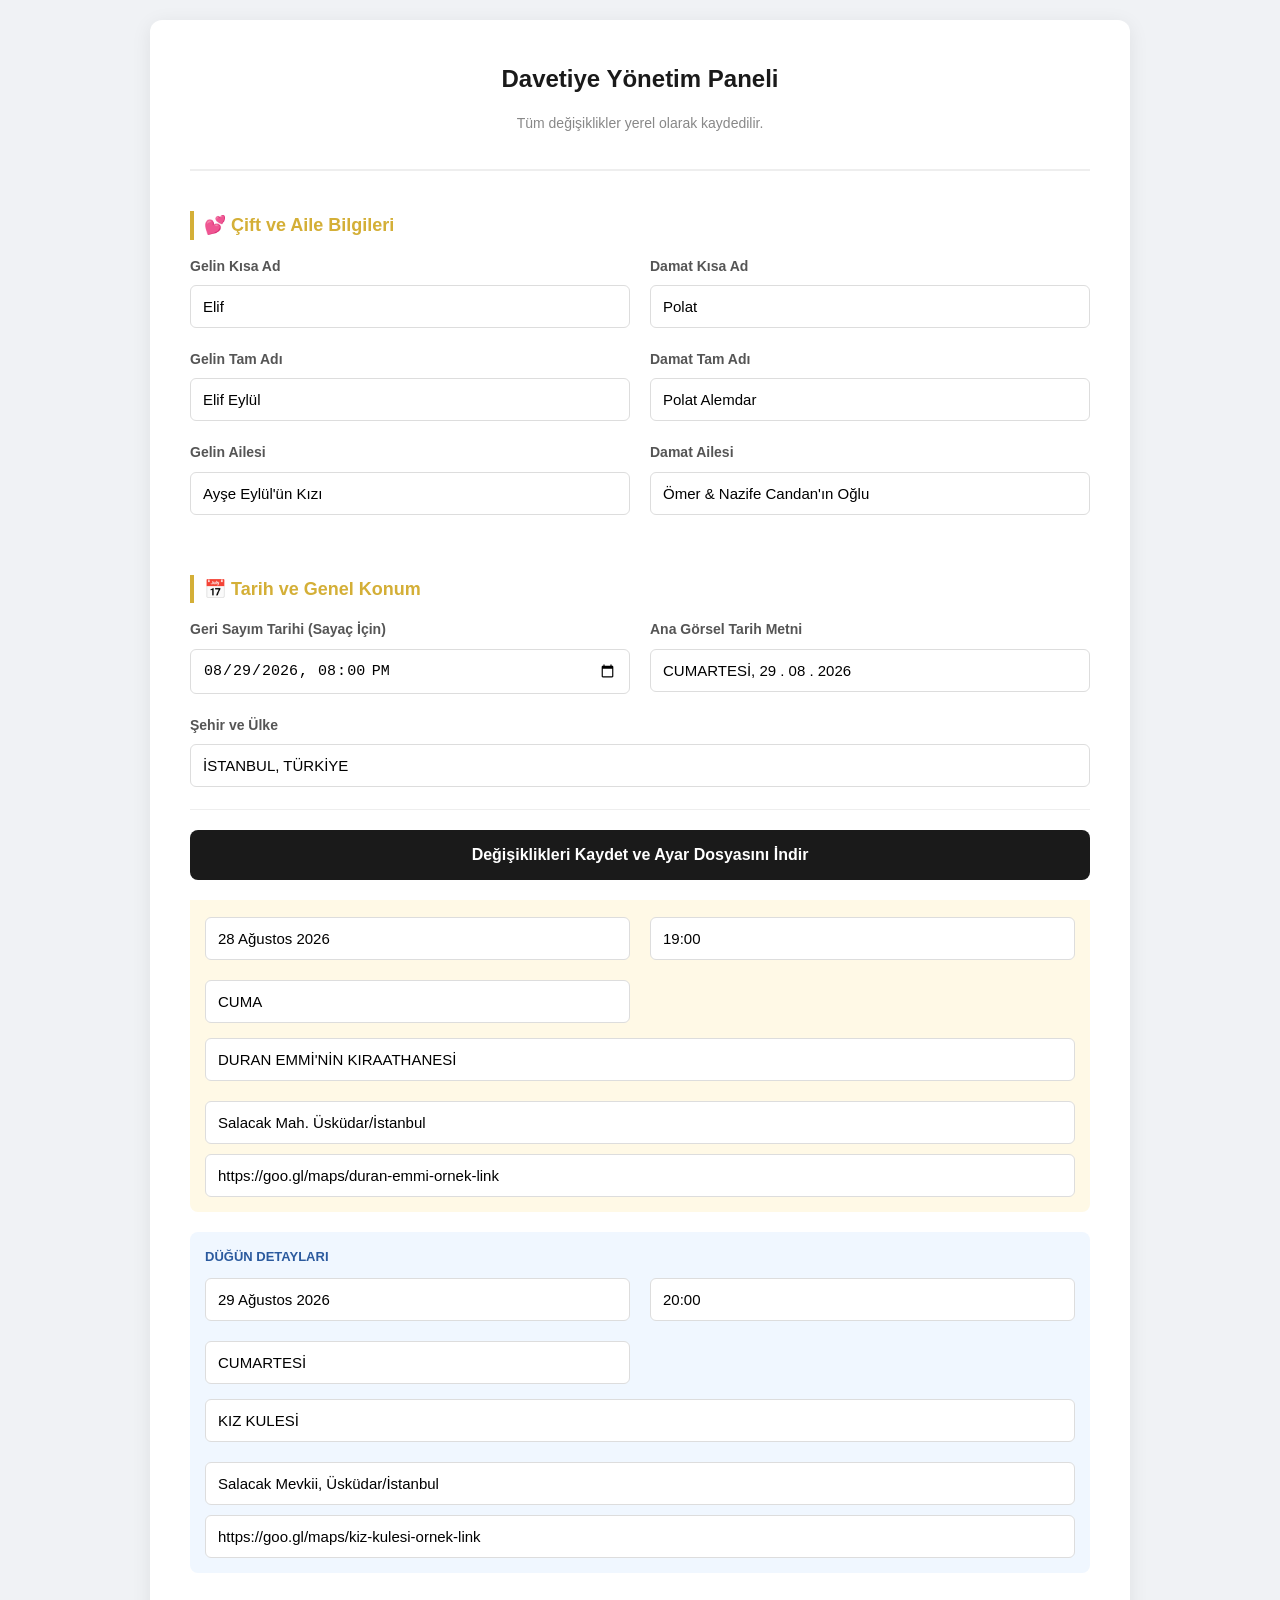
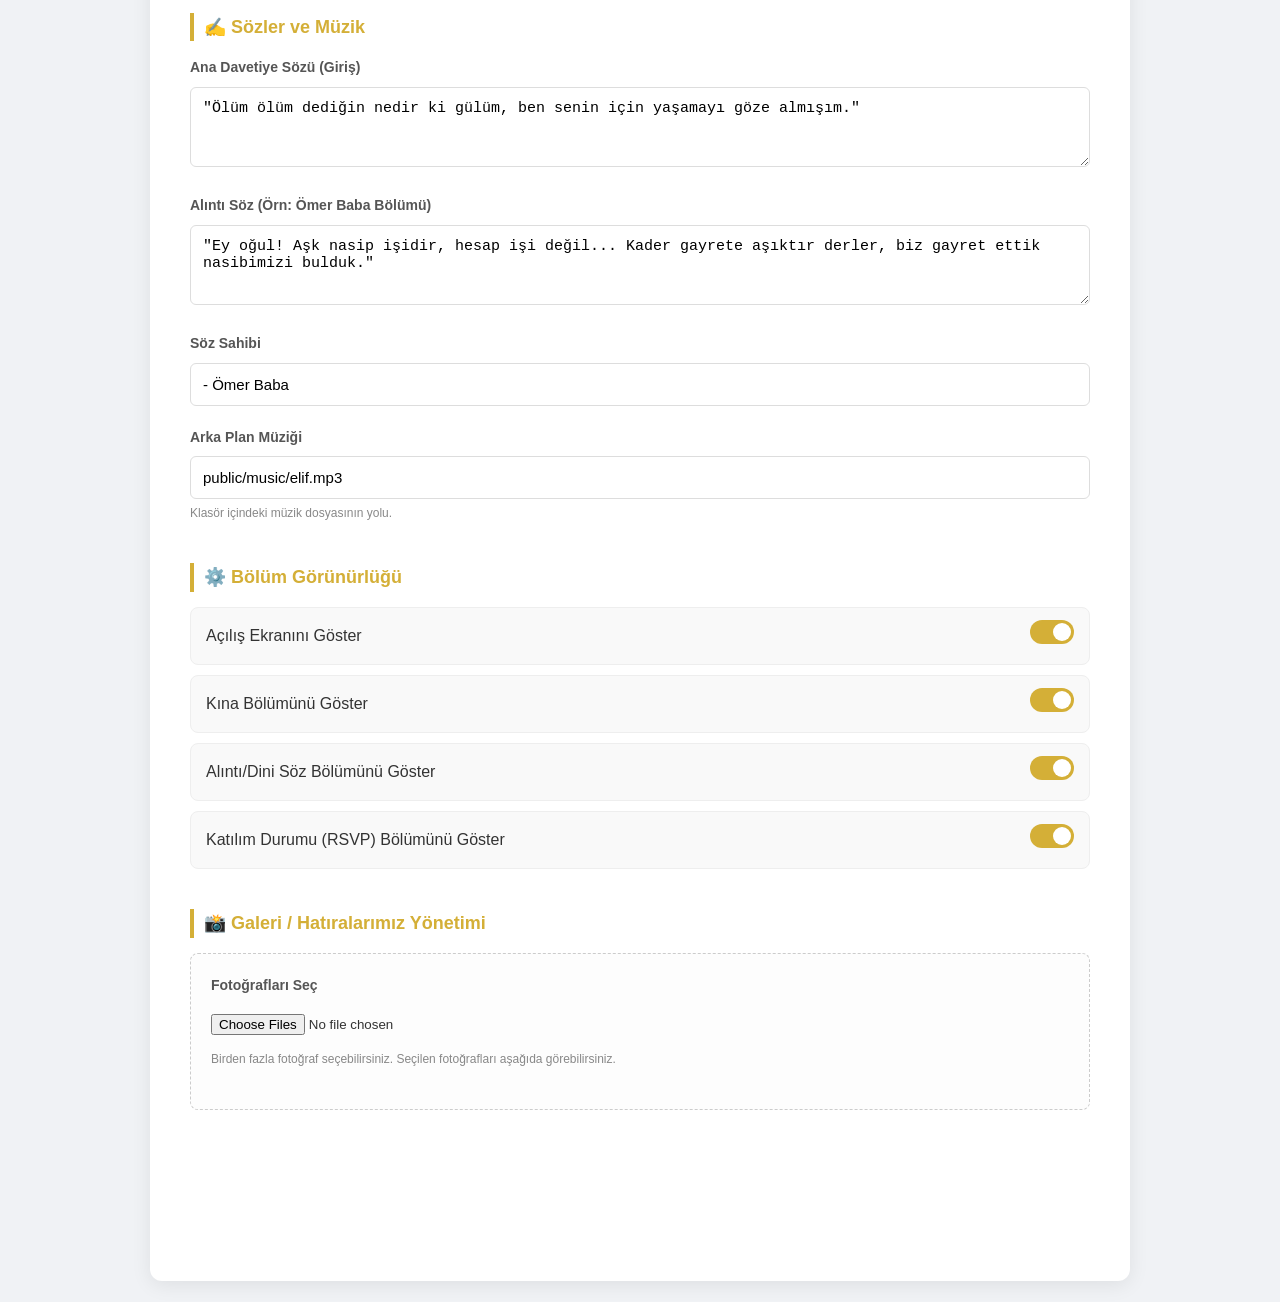
<file: admin.html>
<!DOCTYPE html>
<html lang="tr">
<head>
    <meta charset="UTF-8">
    <meta name="viewport" content="width=device-width, initial-scale=1.0">
    <title>Davetiye Yerel Yönetim Paneli</title>
    <style>
        :root { --gold: #D4AF37; --dark: #1a1a1a; }
        body { font-family: 'Segoe UI', Tahoma, Geneva, Verdana, sans-serif; background: #f0f2f5; margin: 0; padding: 20px; color: #333; line-height: 1.6; }
        .container { max-width: 900px; margin: 0 auto; background: #fff; padding: 40px; border-radius: 12px; box-shadow: 0 4px 20px rgba(0,0,0,0.08); }
        header { text-align: center; border-bottom: 2px solid #eee; margin-bottom: 30px; padding-bottom: 20px; }
        h1 { color: var(--dark); margin: 0; font-size: 24px; }
        h2 { font-size: 18px; color: var(--gold); border-left: 4px solid var(--gold); padding-left: 10px; margin-top: 40px; }
        .grid { display: grid; grid-template-columns: repeat(auto-fit, minmax(280px, 1fr)); gap: 20px; }
        .form-group { margin-bottom: 20px; }
        label { display: block; font-weight: 600; margin-bottom: 8px; font-size: 14px; color: #555; }
        input[type="text"], input[type="datetime-local"], textarea, select {
            width: 100%; padding: 12px; border: 1px solid #ddd; border-radius: 6px; box-sizing: border-box; font-size: 15px; transition: border 0.3s;
        }
        input:focus { border-color: var(--gold); outline: none; box-shadow: 0 0 0 2px rgba(212, 175, 55, 0.1); }
        textarea { resize: vertical; min-height: 80px; }
        .switch-container { display: flex; align-items: center; justify-content: space-between; background: #f9f9f9; padding: 12px 15px; border-radius: 8px; margin-bottom: 10px; border: 1px solid #eee; }
        .switch { position: relative; display: inline-block; width: 44px; height: 24px; }
        .switch input { opacity: 0; width: 0; height: 0; }
        .slider { position: absolute; cursor: pointer; inset: 0; background-color: #ccc; transition: .4s; border-radius: 24px; }
        .slider:before { position: absolute; content: ""; height: 18px; width: 18px; left: 3px; bottom: 3px; background-color: white; transition: .4s; border-radius: 50%; }
        input:checked + .slider { background-color: var(--gold); }
        input:checked + .slider:before { transform: translateX(20px); }
        .footer-btns { position: sticky; bottom: 0; background: #fff; padding: 20px 0; margin-top: 40px; border-top: 1px solid #eee; }
        .btn {
            background: var(--dark); color: #fff; padding: 16px 32px; border: none; border-radius: 8px; cursor: pointer;
            font-size: 16px; font-weight: 600; width: 100%; transition: transform 0.2s, background 0.3s;
        }
        .btn:hover { background: #000; transform: translateY(-2px); }
        .hint { font-size: 12px; color: #888; margin-top: 5px; }
        @media (max-width: 600px) { .container { padding: 20px; } }
    </style>
</head>
<body>
    <div class="container">
        <header>
            <h1>Davetiye Yönetim Paneli</h1>
            <p style="color: #888; font-size: 14px;">Tüm değişiklikler yerel olarak kaydedilir.</p>
        </header>

        <form id="adminForm">
            <h2>💕 Çift ve Aile Bilgileri</h2>
            <div class="grid">
                <div class="form-group">
                    <label>Gelin Kısa Ad</label>
                    <input type="text" name="gelinAdi" value="Elif">
                </div>
                <div class="form-group">
                    <label>Damat Kısa Ad</label>
                    <input type="text" name="damatAdi" value="Polat">
                </div>
            </div>
            <div class="grid">
                <div class="form-group">
                    <label>Gelin Tam Adı</label>
                    <input type="text" name="gelinTamAdi" value="Elif Eylül">
                </div>
                <div class="form-group">
                    <label>Damat Tam Adı</label>
                    <input type="text" name="damatTamAdi" value="Polat Alemdar">
                </div>
            </div>
            <div class="grid">
                <div class="form-group">
                    <label>Gelin Ailesi</label>
                    <input type="text" name="gelinAilesi" value="Ayşe Eylül'ün Kızı">
                </div>
                <div class="form-group">
                    <label>Damat Ailesi</label>
                    <input type="text" name="damatAilesi" value="Ömer & Nazife Candan'ın Oğlu">
                </div>
            </div>

            <h2>📅 Tarih ve Genel Konum</h2>
            <div class="grid">
                <div class="form-group">
                    <label>Geri Sayım Tarihi (Sayaç İçin)</label>
                    <input type="datetime-local" name="sayacTarihi" value="2026-08-29T20:00">
                </div>
                <div class="form-group">
                    <label>Ana Görsel Tarih Metni</label>
                    <input type="text" name="anaTarihMetni" value="CUMARTESİ, 29 . 08 . 2026">
                </div>
            </div>
            <div class="form-group">
                <label>Şehir ve Ülke</label>
                <input type="text" name="genelKonum" value="İSTANBUL, TÜRKİYE">
            </div>

            <h2>💍 Merasim Detayları</h2>
            <div style="background: #fff9e6; padding: 15px; border-radius: 8px; margin-bottom: 20px;">
                <label style="color: #b08d1a; font-size: 13px; margin-bottom: 10px; display: block;">KINA DETAYLARI</label>
                <div class="grid">
                    <input type="text" name="kinaTarihi" value="28 Ağustos 2026" placeholder="Tarih">
                    <input type="text" name="kinaSaati" value="19:00" placeholder="Saat">
                    <input type="text" name="kinaGunu" value="CUMA" placeholder="Gün">
                </div>
                <div class="form-group" style="margin-top: 15px;">
                    <input type="text" name="kinaMekani" value="DURAN EMMİ'NİN KIRAATHANESİ" placeholder="Mekan Adı">
                </div>
                <input type="text" name="kinaAdresi" value="Salacak Mah. Üsküdar/İstanbul" placeholder="Adres">
                <input type="text" name="kinaHarita" value="https://goo.gl/maps/duran-emmi-ornek-link" placeholder="Google Maps Linki" style="margin-top: 10px;">
            </div>

            <div style="background: #f0f7ff; padding: 15px; border-radius: 8px;">
                <label style="color: #2b5a9e; font-size: 13px; margin-bottom: 10px; display: block;">DÜĞÜN DETAYLARI</label>
                <div class="grid">
                    <input type="text" name="dugunTarihi" value="29 Ağustos 2026" placeholder="Tarih">
                    <input type="text" name="dugunSaati" value="20:00" placeholder="Saat">
                    <input type="text" name="dugunGunu" value="CUMARTESİ" placeholder="Gün">
                </div>
                <div class="form-group" style="margin-top: 15px;">
                    <input type="text" name="dugunMekani" value="KIZ KULESİ" placeholder="Mekan Adı">
                </div>
                <input type="text" name="dugunAdresi" value="Salacak Mevkii, Üsküdar/İstanbul" placeholder="Adres">
                <input type="text" name="dugunHarita" value="https://goo.gl/maps/kiz-kulesi-ornek-link" placeholder="Google Maps Linki" style="margin-top: 10px;">
            </div>

            <h2>✍️ Sözler ve Müzik</h2>
            <div class="form-group">
                <label>Ana Davetiye Sözü (Giriş)</label>
                <textarea name="anaSoz">"Ölüm ölüm dediğin nedir ki gülüm, ben senin için yaşamayı göze almışım."</textarea>
            </div>
            <div class="form-group">
                <label>Alıntı Söz (Örn: Ömer Baba Bölümü)</label>
                <textarea name="diniSoz">"Ey oğul! Aşk nasip işidir, hesap işi değil... Kader gayrete aşıktır derler, biz gayret ettik nasibimizi bulduk."</textarea>
            </div>
            <div class="form-group">
                <label>Söz Sahibi</label>
                <input type="text" name="diniSozSahibi" value="- Ömer Baba">
            </div>
            <div class="form-group">
                <label>Arka Plan Müziği</label>
                <input type="text" name="muzikYolu" value="public/music/elif.mp3">
                <p class="hint">Klasör içindeki müzik dosyasının yolu.</p>
            </div>

            <h2>⚙️ Bölüm Görünürlüğü</h2>
            <div class="switch-container">
                <span>Açılış Ekranını Göster</span>
                <label class="switch">
                    <input type="checkbox" name="showOpening" checked>
                    <span class="slider"></span>
                </label>
            </div>
            <div class="switch-container">
                <span>Kına Bölümünü Göster</span>
                <label class="switch">
                    <input type="checkbox" name="showKina" checked>
                    <span class="slider"></span>
                </label>
            </div>
            <div class="switch-container">
                <span>Alıntı/Dini Söz Bölümünü Göster</span>
                <label class="switch">
                    <input type="checkbox" name="showOmerBaba" checked>
                    <span class="slider"></span>
                </label>
            </div>
            <div class="switch-container">
                <span>Katılım Durumu (RSVP) Bölümünü Göster</span>
                <label class="switch">
                    <input type="checkbox" name="showRSVP" checked>
                    <span class="slider"></span>
                </label>
            </div>

            <h2>📸 Galeri / Hatıralarımız Yönetimi</h2>
            <div class="form-group" style="background: #fdfdfd; padding: 20px; border: 1px dashed #ccc; border-radius: 8px;">
                <label>Fotoğrafları Seç</label>
                <input type="file" id="galeri-sec" multiple accept="image/*" style="padding: 10px 0;">
                <p class="hint">Birden fazla fotoğraf seçebilirsiniz. Seçilen fotoğrafları aşağıda görebilirsiniz.</p>
                
                <div id="secilen-fotolar" style="margin-top: 20px; display: grid; grid-template-columns: repeat(auto-fill, minmax(100px, 1fr)); gap: 10px;">
                    <!-- Seçilen fotoğraflar burada listelenecek -->
                </div>
            </div>

            <div class="footer-btns">
                <button type="button" class="btn" onclick="generateSettings()">Değişiklikleri Kaydet ve Ayar Dosyasını İndir</button>
            </div>
        </form>
    </div>

    <script>
        let galeriDizisi = [];

        document.getElementById('galeri-sec').addEventListener('change', function(e) {
            const files = e.target.files;
            for (let i = 0; i < files.length; i++) {
                if (!galeriDizisi.includes(files[i].name)) {
                    galeriDizisi.push(files[i].name);
                }
            }
            listeleFotograflar();
        });

        function listeleFotograflar() {
            const container = document.getElementById('secilen-fotolar');
            container.innerHTML = '';
            galeriDizisi.forEach((file, index) => {
                const item = document.createElement('div');
                item.style.cssText = 'position:relative; background:#eee; padding:10px; border-radius:5px; font-size:10px; word-break:break-all; text-align:center;';
                item.innerHTML = `
                    <div style="margin-bottom:5px; font-weight:bold; color:var(--dark);">${file}</div>
                    <button type="button" onclick="fotoSil(${index})" style="background:#ff4d4d; color:white; border:none; border-radius:3px; padding:2px 5px; cursor:pointer;">Sil</button>
                `;
                container.appendChild(item);
            });
        }

        function fotoSil(index) {
            galeriDizisi.splice(index, 1);
            listeleFotograflar();
        }

        function generateSettings() {
            const form = document.getElementById('adminForm');
            const data = {};
            const elements = form.elements;

            for (let i = 0; i < elements.length; i++) {
                const el = elements[i];
                if (el.name) {
                    if (el.type === 'checkbox') {
                        data[el.name] = el.checked;
                    } else {
                        data[el.name] = el.value;
                    }
                }
            }

            // Galeri fotoğraflarını ekle
            data.galeriFotograflari = galeriDizisi;

            const content = "window.davetiyeAyarlari = " + JSON.stringify(data, null, 4) + ";";
            const blob = new Blob([content], { type: 'text/javascript' });
            const url = URL.createObjectURL(blob);
            const a = document.createElement('a');
            a.href = url;
            a.download = 'ayarlar.js';
            document.body.appendChild(a);
            a.click();
            document.body.removeChild(a);
            URL.revokeObjectURL(url);
            
            alert('ayarlar.js dosyası başarıyla oluşturuldu!\n\nSeçtiğiniz fotoğrafları davetiyenizin "public/images/" klasörüne attığınızdan emin olun.');
        }
    </script>
</body>
</html>
</file>
